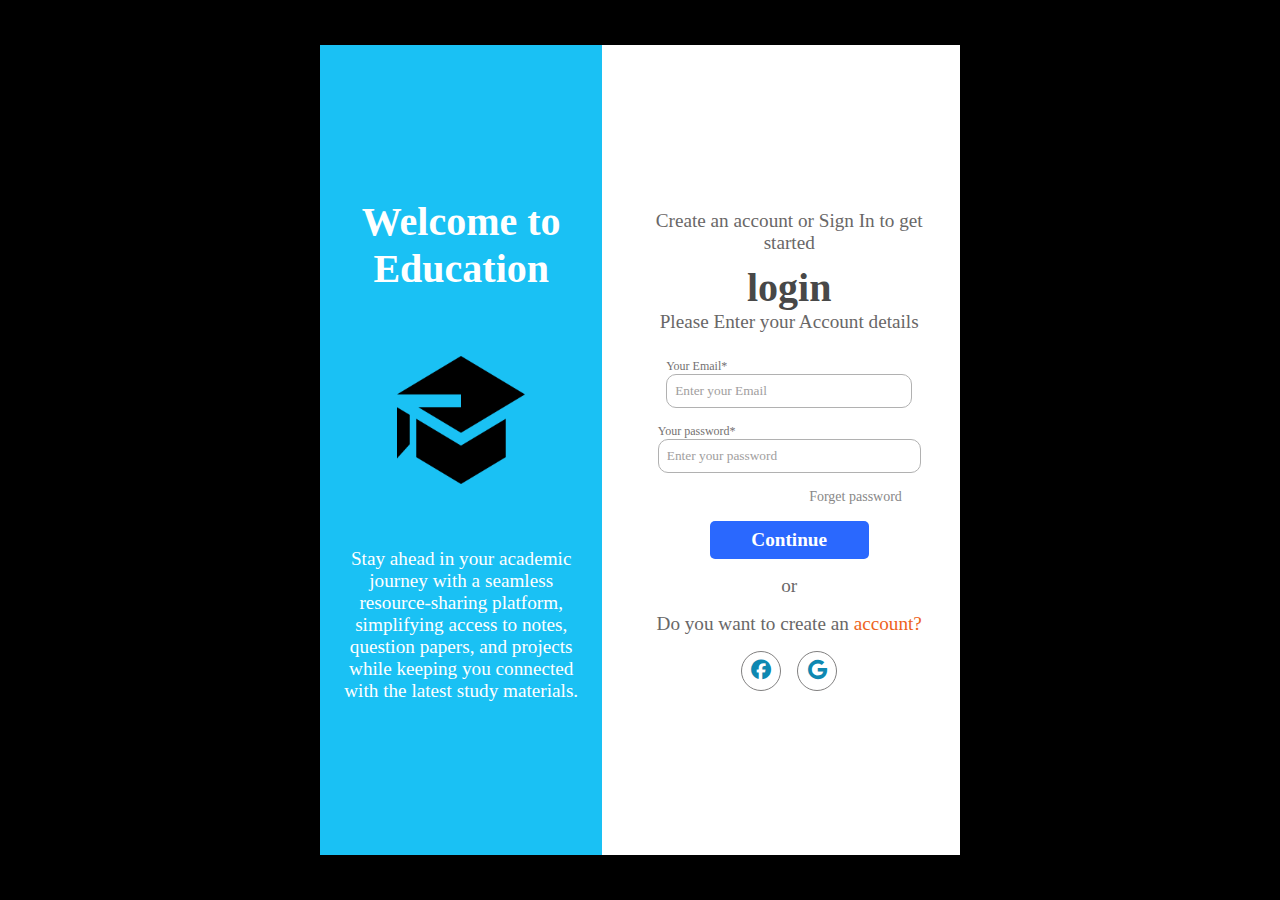
<file: index.html>
<!DOCTYPE html>
<html lang="en">
<head>
    <meta charset="UTF-8">
    <meta name="viewport" content="width=device-width, initial-scale=1.0">
    <title>login</title>
    <link rel="stylesheet" href="https://cdnjs.cloudflare.com/ajax/libs/font-awesome/6.7.2/css/all.min.css" integrity="sha512-Evv84Mr4kqVGRNSgIGL/F/aIDqQb7xQ2vcrdIwxfjThSH8CSR7PBEakCr51Ck+w+/U6swU2Im1vVX0SVk9ABhg==" crossorigin="anonymous" referrerpolicy="no-referrer" />
    <link rel="stylesheet" href="style.css">
</head>
<body>
    <div class="container">

        <div class="left-side-container">
            <h1>Welcome to <br id="education">Education</br></h1>
            
            <img id="logo" src="zondicons_education.png" alt="">
            <p id="left-para">Stay ahead in your academic journey with a seamless resource-sharing platform, simplifying access to notes, question papers, and projects while keeping you connected with the latest study materials.</p>
        </div>

        <div class="right-side-container">
            <div>
                <p id="right-para">Create an account or Sign In to get started</p>
            </div>
            <div class="form-container">
                <form action="" id="signForm">
                    <div class="form-header">
                        <h2>login</h2>
                        <p id="detail-para">Please Enter your Account details</p>
                    </div>
   
                   <div>
                    <label class="label" id="label" for="email">Your Email*</label>
                    <input class="box" type="email" name="email" id="email" placeholder="Enter your Email" required>
                   </div>
               
               
                   <div>
                    <label class="label" for="password">Your password*</label>
                    <input class="box" type="password" name="password" id="password" placeholder="Enter your password" required>
                   </div>
               
               
                   <div id="forget"><a href="">Forget password</a></div>
                   <button type="submit">Continue</button>
                   <p>or</p>
                   <p>Do you want to create an <span id="account-text"><a href="signup.html">account?</a></span></p>
               
                   <div class="login-by-other">
                       <a href="https://www.facebook.com"><i class="fa-brands fa-facebook"></i></a>
                       <a href="https://www.google.com"><i class="fa-brands fa-google"></i></a>
                   </div>
              </form>
            </div>
        </div>
    </div>







    <script src=""></script>
</body>
</html>
</file>
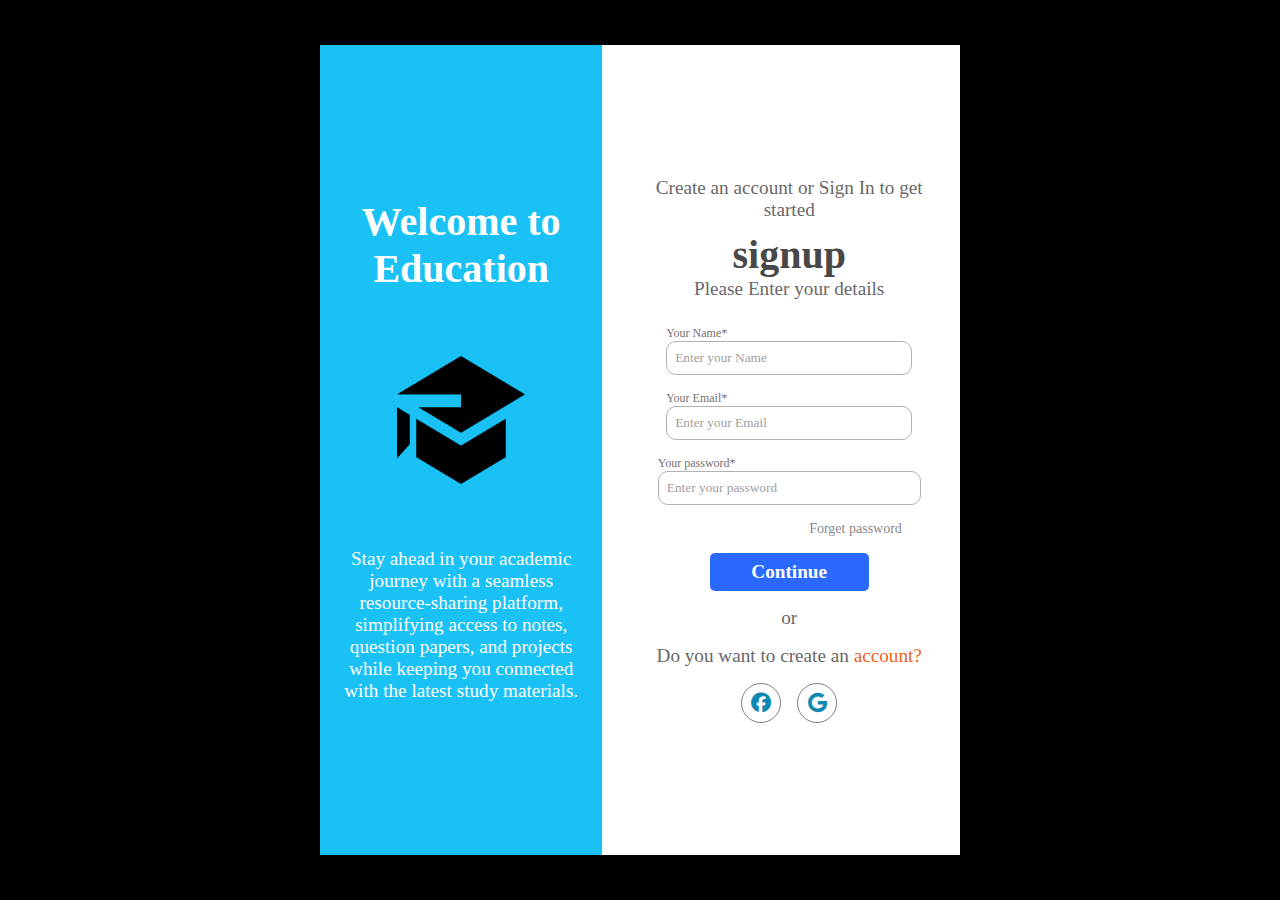
<file: signup.html>
<!DOCTYPE html>
<html lang="en">
<head>
    <meta charset="UTF-8">
    <meta name="viewport" content="width=device-width, initial-scale=1.0">
    <title>Sign Up</title>
    <link rel="stylesheet" href="https://cdnjs.cloudflare.com/ajax/libs/font-awesome/6.7.2/css/all.min.css" integrity="sha512-Evv84Mr4kqVGRNSgIGL/F/aIDqQb7xQ2vcrdIwxfjThSH8CSR7PBEakCr51Ck+w+/U6swU2Im1vVX0SVk9ABhg==" crossorigin="anonymous" referrerpolicy="no-referrer" />
    <link rel="stylesheet" href="signup.css">
</head>
<body>
    <div class="container">

        <div class="left-side-container">
            <h1>Welcome to <br id="education">Education</br></h1>
            
            <img id="logo" src="zondicons_education.png" alt="">
            <p id="left-para">Stay ahead in your academic journey with a seamless resource-sharing platform, simplifying access to notes, question papers, and projects while keeping you connected with the latest study materials.</p>
        </div>

        <div class="right-side-container">
            <div>
                <p id="right-para">Create an account or Sign In to get started</p>
            </div>
            <div class="form-container">
                <form action="" id="signForm">
                    <div class="form-header">
                        <h2>signup</h2>
                        <p id="detail-para">Please Enter your details</p>
                    </div>
                    
   
                   <div>
                    <label class="label" id="label" for="Name">Your Name*</label>
                    <input class="box" type="Name" name="Name" id="email" placeholder="Enter your Name" required>
                   </div>
   
                   <div>
                    <label class="label" id="label" for="email">Your Email*</label>
                    <input class="box" type="email" name="email" id="email" placeholder="Enter your Email" required>
                   </div>
               
               
                   <div>
                    <label class="label" for="password">Your password*</label>
                    <input class="box" type="password" name="password" id="password" placeholder="Enter your password" required>
                   </div>
               
               
                   <div id="forget"><a href="">Forget password</a></div>
                   <button type="submit">Continue</button>
                   <p>or</p>
                   <p>Do you want to create an <span id="account-text"><a href="index.html">account?</a></span></p>
               
                   <div class="login-by-other">
                       <a href="https://www.facebook.com"><i class="fa-brands fa-facebook"></i></a>
                       <a href="https://www.google.com"><i class="fa-brands fa-google"></i></a>
                   </div>
              </form>
            </div>
        </div>
    </div>







    <script src=""></script>
</body>
</html>
</file>
<file: style.css>
* {
    margin: 0;
    padding: 0;
    box-sizing: border-box;
    font-family: Montserrat;
}
body {
    background-color: black;
}

.container {
    display: flex;
    align-items: center;
    height: 90vh;
    background-color: #ffffff;
    /* padding: 5rem 5%; */
    width: 50%;
    column-gap: 1rem;
    position: absolute;
    left: 50%;
    top: 50%;
    transform: translate(-50%, -50%);
}
.left-side-container {
    width: 45%;
    height: 100%;
    display: flex;
    justify-content: center;
    align-items: center;
    flex-direction: column;
    padding: 2rem 2%;
    text-align: center;
    row-gap: 4rem;
    color: #ffffff;
    background-color: #1AC1F4
}
.left-side-container h1 {
    font-size: 2.5rem;
    font-weight: 700;
}



.left-side-container p {
    font-size: 1.2rem;
    font-weight: 400;
}
#logo {
    width: 50%;
}
.right-side-container {
    display: flex;
    justify-content: center;
    align-items: center;
    flex-direction: column;
    padding: 2rem 2%;
    height: 100%;
}
.right-side-container p {
    color: #696767;
}
.right-side-container h2 {
    font-size: 2.5rem;
    font-weight: 700;
    color: #484848;
}
.right-side-container p {
    font-size: 1.2rem;
    font-weight: 400;
    text-align: center;
}
.right-side-container form {
    width: 100%;
    display: flex;
    /* justify-content: center; */
    align-items: center;
    flex-direction: column;
    row-gap: 1rem;
    font-size: 12px;
}
.right-side-container form input {
    width: 100%;
    padding: 0.5rem;
    border-radius: 10px;
    outline: none;
    border: 1px solid #B1B1B1;
}
.right-side-container form label {
    color: #747171;
}
.right-side-container form ::placeholder {
    color: #A19E9E;
}
.right-side-container form button {
    width: 60%;
    padding: 0.5rem;
    border: none;
    border-radius: 5px;
    outline: none;
    background-color: #2A68FE;
    color: #ffffff;
    font-size: 1.2rem;
    font-weight: 700;
    cursor: pointer;
}
.right-side-container form button:hover {
    background-color: #0E88B1;
}
#account-text  a {
    color: #EE631C;
    text-decoration: none;
}
.login-by-other {
    display: flex;
    justify-content: center;
    align-items: center;
    column-gap: 1rem;

    & a {
        font-size: 20px;
        border: 1px solid #818080;
        width: 40px;
        height: 40px;
        border-radius: 50%;
        text-align: center;
        align-content: center;
        color: #0E88B1;
    }
}

.form-header {
    display: grid;
    text-align: center;
    margin: 10px 0px;
}
#forget {
    margin-left: 50%;
}
#forget a {
    color: #888888;
    font-size: 14px;
    text-decoration: none;

}









@media (max-width: 768px) {
    body {
        background-color: white;
    }
    .container {
        flex-direction: column;
        width: 100%;
        height: 100vh;
        gap: 0rem;
    }
    .left-side-container {
        width: 100%; 
        padding: 1rem 2%;
        gap: 1rem;
    }
    .right-side-container {
        width: 100%;
    }
}
</file>
<file: signup.css>
* {
    margin: 0;
    padding: 0;
    box-sizing: border-box;
    font-family: Montserrat;
}
body {
    background-color: black;
}

.container {
    display: flex;
    align-items: center;
    height: 90vh;
    background-color: #ffffff;
    /* padding: 5rem 5%; */
    width: 50%;
    column-gap: 1rem;
    position: absolute;
    left: 50%;
    top: 50%;
    transform: translate(-50%, -50%);
}
.left-side-container {
    width: 45%;
    height: 100%;
    display: flex;
    justify-content: center;
    align-items: center;
    flex-direction: column;
    padding: 2rem 2%;
    text-align: center;
    row-gap: 4rem;
    color: #ffffff;
    background-color: #1AC1F4
}
.left-side-container h1 {
    font-size: 2.5rem;
    font-weight: 700;
}



.left-side-container p {
    font-size: 1.2rem;
    font-weight: 400;
}
#logo {
    width: 50%;
}
.right-side-container {
    display: flex;
    justify-content: center;
    align-items: center;
    flex-direction: column;
    padding: 2rem 2%;
    height: 100%;
}
.right-side-container p {
    color: #696767;
}
.right-side-container h2 {
    font-size: 2.5rem;
    font-weight: 700;
    color: #484848;
}
.right-side-container p {
    font-size: 1.2rem;
    font-weight: 400;
    text-align: center;
}
.right-side-container form {
    width: 100%;
    display: flex;
    /* justify-content: center; */
    align-items: center;
    flex-direction: column;
    row-gap: 1rem;
    font-size: 12px;
}
.right-side-container form input {
    width: 100%;
    padding: 0.5rem;
    border-radius: 10px;
    outline: none;
    border: 1px solid #B1B1B1;
}
.right-side-container form label {
    color: #747171;
}
.right-side-container form ::placeholder {
    color: #A19E9E;
}
.right-side-container form button {
    width: 60%;
    padding: 0.5rem;
    border: none;
    border-radius: 5px;
    outline: none;
    background-color: #2A68FE;
    color: #ffffff;
    font-size: 1.2rem;
    font-weight: 700;
    cursor: pointer;
}
.right-side-container form button:hover {
    background-color: #0E88B1;
}
#account-text  a {
    color: #EE631C;
    text-decoration: none;
}
.login-by-other {
    display: flex;
    justify-content: center;
    align-items: center;
    column-gap: 1rem;

    & a {
        font-size: 20px;
        border: 1px solid #818080;
        width: 40px;
        height: 40px;
        border-radius: 50%;
        text-align: center;
        align-content: center;
        color: #0E88B1;
    }
}

.form-header {
    display: grid;
    text-align: center;
    margin: 10px 0px;
}
#forget {
    margin-left: 50%;
}
#forget a {
    color: #888888;
    font-size: 14px;
    text-decoration: none;

}









@media (max-width: 768px) {
    body {
        background-color: white;
    }
    .container {
        flex-direction: column;
        width: 100%;
        height: 100vh;
        gap: 0rem;
    }
    .left-side-container {
        width: 100%; 
        padding: 1rem 2%;
        gap: 1rem;
    }
    .right-side-container {
        width: 100%;
    }
}
</file>
